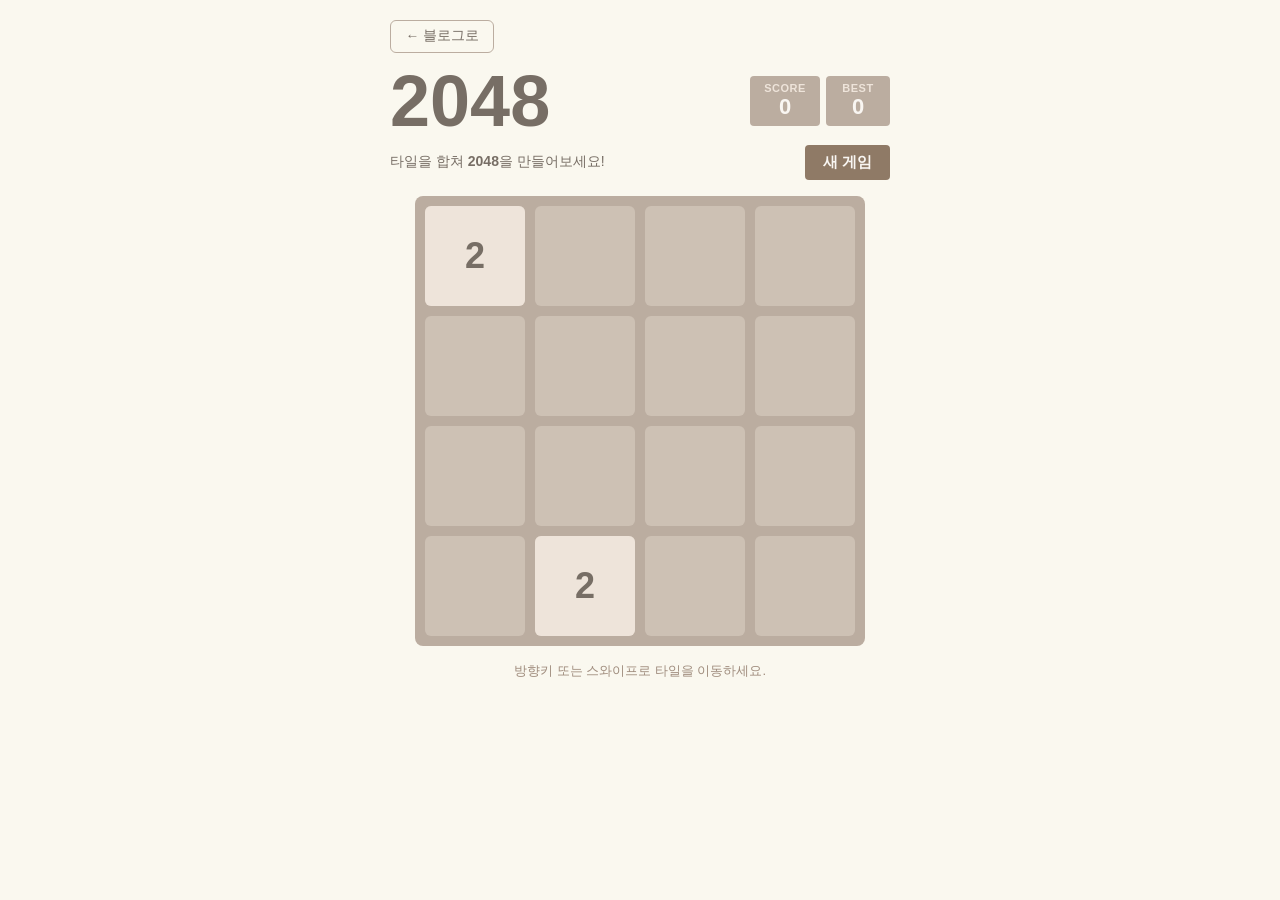
<file: apps/2048/index.html>
<!DOCTYPE html>
<html lang="ko">
<head>
  <meta charset="UTF-8" />
  <meta name="viewport" content="width=device-width, initial-scale=1.0" />
  <title>2048</title>
  <link rel="stylesheet" href="css/style.css" />
</head>
<body>
  <div class="container">
    <header class="header">
      <a href="../../index.html" class="btn-back">← 블로그로</a>
      <div class="title-row">
        <h1 class="game-title">2048</h1>
        <div class="scores">
          <div class="score-box">
            <div class="score-label">SCORE</div>
            <div class="score-value" id="score">0</div>
          </div>
          <div class="score-box">
            <div class="score-label">BEST</div>
            <div class="score-value" id="best">0</div>
          </div>
        </div>
      </div>
      <div class="header-bottom">
        <p class="subtitle">타일을 합쳐 <strong>2048</strong>을 만들어보세요!</p>
        <button class="btn-new" id="btn-new">새 게임</button>
      </div>
    </header>

    <main class="game-wrapper">
      <div class="grid-container" id="grid-container">
        <!-- 빈 셀 16개 -->
        <div class="grid-cell"></div>
        <div class="grid-cell"></div>
        <div class="grid-cell"></div>
        <div class="grid-cell"></div>
        <div class="grid-cell"></div>
        <div class="grid-cell"></div>
        <div class="grid-cell"></div>
        <div class="grid-cell"></div>
        <div class="grid-cell"></div>
        <div class="grid-cell"></div>
        <div class="grid-cell"></div>
        <div class="grid-cell"></div>
        <div class="grid-cell"></div>
        <div class="grid-cell"></div>
        <div class="grid-cell"></div>
        <div class="grid-cell"></div>

        <!-- 타일 레이어 -->
        <div class="tile-container" id="tile-container"></div>

        <!-- 게임 오버 오버레이 -->
        <div class="overlay" id="overlay-gameover">
          <div class="overlay-content">
            <p class="overlay-msg">Game Over!</p>
            <button class="btn-overlay" id="btn-retry">다시 시작</button>
          </div>
        </div>

        <!-- 승리 오버레이 -->
        <div class="overlay" id="overlay-win">
          <div class="overlay-content">
            <p class="overlay-msg">You Win!</p>
            <button class="btn-overlay" id="btn-continue">계속 플레이</button>
            <button class="btn-overlay btn-secondary" id="btn-new-win">새 게임</button>
          </div>
        </div>
      </div>
    </main>

    <footer class="footer">
      <p>방향키 또는 스와이프로 타일을 이동하세요.</p>
    </footer>
  </div>

  <script src="js/game.js"></script>
  <script src="js/render.js"></script>
  <script src="js/input.js"></script>
</body>
</html>
</file>
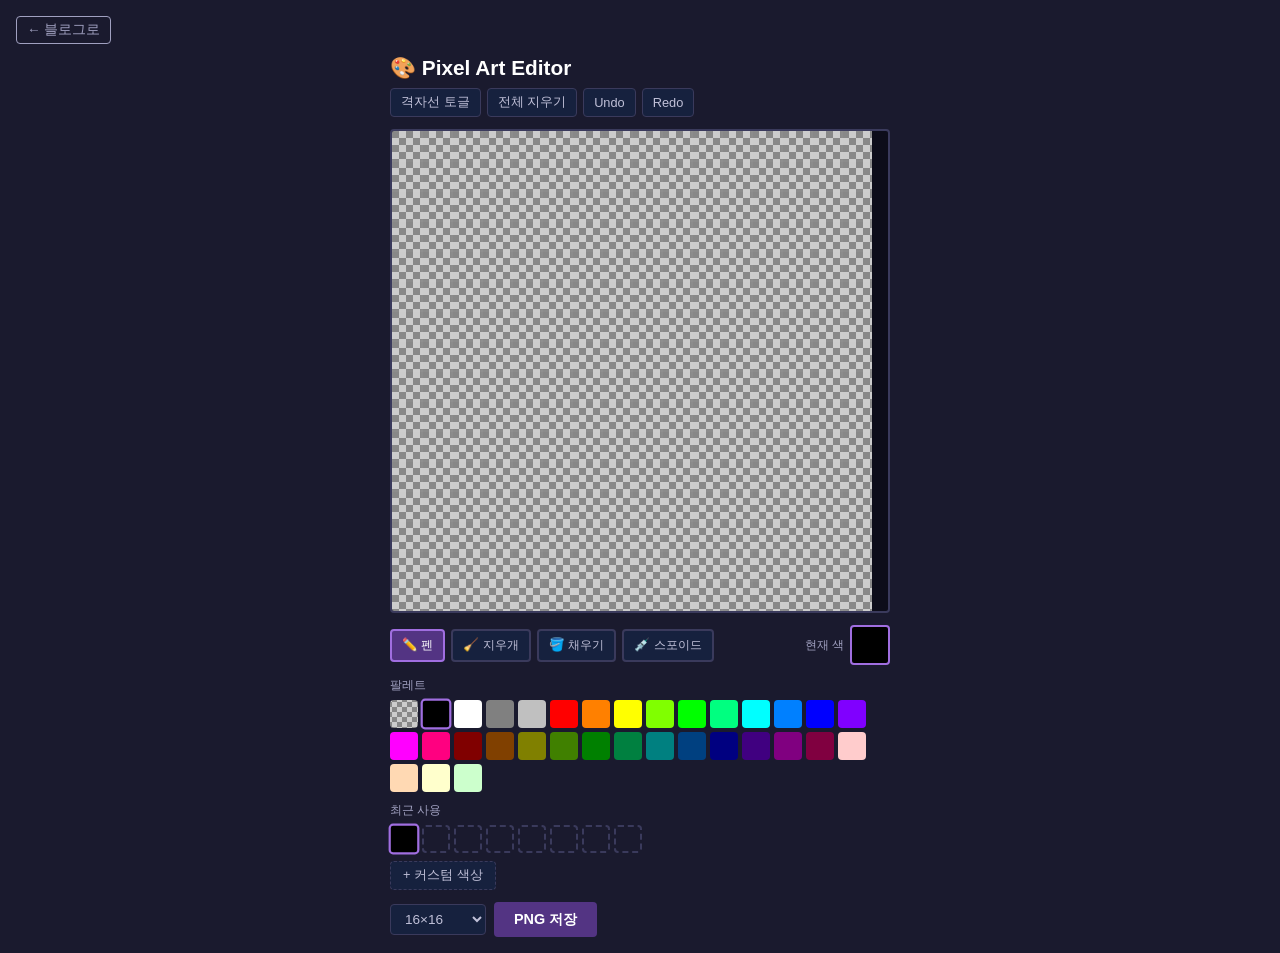
<file: apps/pixel-art/index.html>
<!DOCTYPE html>
<html lang="ko">
<head>
  <meta charset="UTF-8" />
  <meta name="viewport" content="width=device-width, initial-scale=1.0" />
  <title>Pixel Art Editor</title>
  <base href="/apps/pixel-art/" />
  <link rel="stylesheet" href="css/style.css" />
</head>
<body>
  <a class="back-link" href="../../index.html">← 블로그로</a>

  <div class="app-container">
    <header class="app-header">
      <h1>🎨 Pixel Art Editor</h1>
      <div class="header-controls">
        <button id="btn-toggle-grid" onclick="Canvas.toggleGrid()">격자선 토글</button>
        <button id="btn-clear" onclick="Canvas.clearAll()">전체 지우기</button>
        <button id="btn-undo" onclick="History.undo()">Undo</button>
        <button id="btn-redo" onclick="History.redo()">Redo</button>
      </div>
    </header>

    <div class="canvas-wrapper">
      <canvas id="canvas"></canvas>
      <canvas id="grid-canvas"></canvas>
    </div>

    <div class="toolbar">
      <div class="tool-buttons">
        <button class="tool-btn active" id="tool-pen" onclick="Tools.setTool('pen')" title="펜 (P)">✏️ 펜</button>
        <button class="tool-btn" id="tool-eraser" onclick="Tools.setTool('eraser')" title="지우개 (E)">🧹 지우개</button>
        <button class="tool-btn" id="tool-fill" onclick="Tools.setTool('fill')" title="채우기 (F)">🪣 채우기</button>
        <button class="tool-btn" id="tool-eyedropper" onclick="Tools.setTool('eyedropper')" title="스포이드 (I)">💉 스포이드</button>
      </div>
      <div class="current-color-wrap">
        <span class="current-color-label">현재 색</span>
        <div id="current-color-box" class="current-color-box"></div>
      </div>
    </div>

    <section class="palette-section">
      <div class="palette-title">팔레트</div>
      <div id="palette-grid" class="palette-grid"></div>

      <div class="palette-title recent-title">최근 사용</div>
      <div id="recent-colors" class="palette-grid recent-grid"></div>

      <div class="custom-color-wrap">
        <label for="custom-color-picker" class="custom-color-btn">+ 커스텀 색상</label>
        <input type="color" id="custom-color-picker" style="display:none" />
      </div>
    </section>

    <section class="export-section">
      <select id="export-size">
        <option value="16">16×16</option>
        <option value="64">64×64</option>
        <option value="128">128×128</option>
      </select>
      <button id="btn-export" onclick="Export.exportPNG(parseInt(document.getElementById('export-size').value))">
        PNG 저장
      </button>
    </section>
  </div>

  <script src="js/canvas.js"></script>
  <script src="js/palette.js"></script>
  <script src="js/history.js"></script>
  <script src="js/tools.js"></script>
  <script src="js/export.js"></script>
</body>
</html>
</file>
<file: apps/2048/css/style.css>
/* ===== 리셋 & 기본 ===== */
*, *::before, *::after {
  box-sizing: border-box;
  margin: 0;
  padding: 0;
}

:root {
  --cell-size: 100px;
  --gap: 10px;
  --border-radius: 6px;
  --grid-bg: #bbada0;
  --cell-bg: #cdc1b4;
  --page-bg: #faf8ef;
  --text-dark: #776e65;
  --text-light: #f9f6f2;
  --header-text: #776e65;
  --anim-duration: 200ms;
}

body {
  background-color: var(--page-bg);
  font-family: 'Clear Sans', 'Helvetica Neue', Arial, sans-serif;
  color: var(--text-dark);
  min-height: 100vh;
  display: flex;
  justify-content: center;
  align-items: flex-start;
  padding: 20px 10px 40px;
}

/* ===== 레이아웃 ===== */
.container {
  width: 100%;
  max-width: 500px;
}

/* ===== 뒤로가기 버튼 ===== */
.btn-back {
  display: inline-block;
  margin-bottom: 0.75rem;
  padding: 0.4rem 0.9rem;
  border: 1px solid #bbada0;
  border-radius: 6px;
  font-size: 0.85rem;
  color: #776e65;
  text-decoration: none;
  transition: background-color 0.15s ease, color 0.15s ease;
}

.btn-back:hover {
  background-color: #bbada0;
  color: #f9f6f2;
}

/* ===== 헤더 ===== */
.header {
  margin-bottom: 16px;
}

.title-row {
  display: flex;
  justify-content: space-between;
  align-items: center;
  margin-bottom: 8px;
}

.game-title {
  font-size: 72px;
  font-weight: 700;
  color: var(--text-dark);
  line-height: 1;
}

.scores {
  display: flex;
  gap: 6px;
}

.score-box {
  background: var(--grid-bg);
  color: var(--text-light);
  border-radius: 4px;
  padding: 6px 14px;
  text-align: center;
  min-width: 64px;
}

.score-label {
  font-size: 11px;
  font-weight: 700;
  letter-spacing: 0.05em;
  color: #eee4da;
}

.score-value {
  font-size: 22px;
  font-weight: 700;
  line-height: 1.2;
}

.header-bottom {
  display: flex;
  justify-content: space-between;
  align-items: center;
}

.subtitle {
  font-size: 14px;
  color: var(--text-dark);
}

.btn-new {
  background: #8f7a66;
  color: var(--text-light);
  border: none;
  border-radius: 4px;
  padding: 8px 18px;
  font-size: 15px;
  font-weight: 700;
  cursor: pointer;
  transition: background 0.15s;
}

.btn-new:hover {
  background: #7a6859;
}

/* ===== 게임 그리드 ===== */
.game-wrapper {
  position: relative;
}

.grid-container {
  position: relative;
  background: var(--grid-bg);
  border-radius: 8px;
  padding: var(--gap);
  display: grid;
  grid-template-columns: repeat(4, var(--cell-size));
  grid-template-rows: repeat(4, var(--cell-size));
  gap: var(--gap);
  /* 그리드가 tile-container와 overlay의 기준 */
  width: calc(4 * var(--cell-size) + 5 * var(--gap));
  margin: 0 auto;
}

.grid-cell {
  background: var(--cell-bg);
  border-radius: var(--border-radius);
  width: var(--cell-size);
  height: var(--cell-size);
}

/* ===== 타일 컨테이너 ===== */
.tile-container {
  position: absolute;
  top: var(--gap);
  left: var(--gap);
  right: var(--gap);
  bottom: var(--gap);
  /* pointer-events: none so clicks pass through to grid */
  pointer-events: none;
}

/* ===== 타일 공통 ===== */
.tile {
  position: absolute;
  width: var(--cell-size);
  height: var(--cell-size);
  border-radius: var(--border-radius);
  display: flex;
  justify-content: center;
  align-items: center;
  font-size: 36px;
  font-weight: 700;
  line-height: 1;
  transition: top var(--anim-duration) ease, left var(--anim-duration) ease;
  z-index: 10;
}

/* 글자 크기 조절 */
.tile[data-value="128"],
.tile[data-value="256"],
.tile[data-value="512"] {
  font-size: 28px;
}

.tile[data-value="1024"],
.tile[data-value="2048"] {
  font-size: 22px;
}

.tile.tile-super {
  font-size: 18px;
}

/* ===== 타일 색상 ===== */
.tile-2    { background: #eee4da; color: #776e65; }
.tile-4    { background: #ede0c8; color: #776e65; }
.tile-8    { background: #f2b179; color: #f9f6f2; }
.tile-16   { background: #f59563; color: #f9f6f2; }
.tile-32   { background: #f67c5f; color: #f9f6f2; }
.tile-64   { background: #f65e3b; color: #f9f6f2; }
.tile-128  { background: #edcf72; color: #f9f6f2; }
.tile-256  { background: #edcc61; color: #f9f6f2; }
.tile-512  { background: #edc850; color: #f9f6f2; }
.tile-1024 { background: #edc53f; color: #f9f6f2; }
.tile-2048 { background: #edc22e; color: #f9f6f2; box-shadow: 0 0 24px 8px rgba(237,194,46,0.55); }
.tile-super { background: #3c3a32; color: #f9f6f2; }

/* ===== 애니메이션 ===== */
@keyframes appear {
  0%   { transform: scale(0); opacity: 0; }
  100% { transform: scale(1); opacity: 1; }
}

@keyframes pop {
  0%   { transform: scale(1); }
  50%  { transform: scale(1.2); }
  100% { transform: scale(1); }
}

.tile-new {
  animation: appear var(--anim-duration) ease forwards;
}

.tile-merged {
  animation: pop var(--anim-duration) ease forwards;
  z-index: 20;
}

/* ===== 오버레이 ===== */
.overlay {
  display: none;
  position: absolute;
  inset: 0;
  border-radius: 8px;
  background: rgba(238, 228, 218, 0.73);
  z-index: 100;
  justify-content: center;
  align-items: center;
}

.overlay.active {
  display: flex;
}

.overlay-content {
  text-align: center;
  display: flex;
  flex-direction: column;
  align-items: center;
  gap: 12px;
}

.overlay-msg {
  font-size: 52px;
  font-weight: 700;
  color: var(--text-dark);
}

.btn-overlay {
  background: #8f7a66;
  color: var(--text-light);
  border: none;
  border-radius: 4px;
  padding: 10px 24px;
  font-size: 16px;
  font-weight: 700;
  cursor: pointer;
  transition: background 0.15s;
  min-width: 120px;
}

.btn-overlay:hover {
  background: #7a6859;
}

.btn-secondary {
  background: #bbada0;
}

.btn-secondary:hover {
  background: #a89990;
}

/* ===== 푸터 ===== */
.footer {
  margin-top: 16px;
  text-align: center;
  font-size: 13px;
  color: #9f8c7d;
}

/* ===== 반응형 (480px 이하) ===== */
@media (max-width: 480px) {
  :root {
    --cell-size: calc((100vw - 60px) / 4);
    --gap: 8px;
  }

  .game-title {
    font-size: 48px;
  }

  .tile {
    font-size: 24px;
  }

  .tile[data-value="128"],
  .tile[data-value="256"],
  .tile[data-value="512"] {
    font-size: 20px;
  }

  .tile[data-value="1024"],
  .tile[data-value="2048"] {
    font-size: 16px;
  }

  .tile.tile-super {
    font-size: 13px;
  }

  .overlay-msg {
    font-size: 36px;
  }
}
</file>
<file: apps/pixel-art/css/style.css>
* {
  box-sizing: border-box;
  margin: 0;
  padding: 0;
}

body {
  background: #1a1a2e;
  color: #e0e0e0;
  font-family: -apple-system, BlinkMacSystemFont, 'Segoe UI', sans-serif;
  min-height: 100vh;
  padding: 16px;
}

.back-link {
  display: inline-block;
  color: #a0a0c0;
  text-decoration: none;
  border: 1px solid #a0a0c0;
  padding: 4px 10px;
  border-radius: 4px;
  font-size: 0.85rem;
  margin-bottom: 12px;
  transition: color 0.2s, border-color 0.2s;
}

.back-link:hover {
  color: #ffffff;
  border-color: #ffffff;
}

.app-container {
  max-width: 500px;
  margin: 0 auto;
}

/* Header */
.app-header {
  display: flex;
  flex-direction: column;
  gap: 8px;
  margin-bottom: 12px;
}

.app-header h1 {
  font-size: 1.3rem;
  color: #ffffff;
}

.header-controls {
  display: flex;
  gap: 6px;
  flex-wrap: wrap;
}

.header-controls button {
  background: #16213e;
  color: #c0c0d8;
  border: 1px solid #3a3a5c;
  padding: 5px 10px;
  border-radius: 4px;
  cursor: pointer;
  font-size: 0.8rem;
  transition: background 0.15s, color 0.15s;
}

.header-controls button:hover {
  background: #0f3460;
  color: #ffffff;
}

#btn-toggle-grid.active {
  background: #0f3460;
  color: #ffffff;
}

/* Canvas wrapper */
.canvas-wrapper {
  position: relative;
  width: 100%;
  margin-bottom: 12px;
  line-height: 0;
  border: 2px solid #3a3a5c;
  border-radius: 4px;
  overflow: hidden;
  background: #0d0d1a;
}

#canvas,
#grid-canvas {
  display: block;
  width: 100%;
  height: auto;
  image-rendering: pixelated;
  image-rendering: crisp-edges;
}

#grid-canvas {
  position: absolute;
  top: 0;
  left: 0;
  pointer-events: none;
}

/* Toolbar */
.toolbar {
  display: flex;
  align-items: center;
  gap: 10px;
  margin-bottom: 12px;
  flex-wrap: wrap;
}

.tool-buttons {
  display: flex;
  gap: 6px;
  flex-wrap: wrap;
}

.tool-btn {
  background: #16213e;
  color: #c0c0d8;
  border: 2px solid #3a3a5c;
  padding: 6px 10px;
  border-radius: 4px;
  cursor: pointer;
  font-size: 0.78rem;
  transition: background 0.15s, border-color 0.15s, color 0.15s;
}

.tool-btn:hover {
  background: #0f3460;
  color: #ffffff;
}

.tool-btn.active {
  background: #533483;
  border-color: #a06ee0;
  color: #ffffff;
}

.current-color-wrap {
  display: flex;
  align-items: center;
  gap: 6px;
  margin-left: auto;
}

.current-color-label {
  font-size: 0.78rem;
  color: #a0a0c0;
}

.current-color-box {
  width: 40px;
  height: 40px;
  border-radius: 4px;
  border: 2px solid #a06ee0;
  background: #000000;
  cursor: pointer;
}

/* Palette */
.palette-section {
  margin-bottom: 12px;
}

.palette-title {
  font-size: 0.78rem;
  color: #a0a0c0;
  margin-bottom: 6px;
}

.recent-title {
  margin-top: 10px;
}

.palette-grid {
  display: flex;
  flex-wrap: wrap;
  gap: 4px;
}

.palette-cell {
  width: 28px;
  height: 28px;
  border-radius: 4px;
  cursor: pointer;
  border: 2px solid transparent;
  transition: border-color 0.15s, transform 0.1s;
  flex-shrink: 0;
}

.palette-cell:hover {
  border-color: #ffffff;
  transform: scale(1.1);
}

.palette-cell.selected {
  border-color: #a06ee0;
  transform: scale(1.1);
}

/* Transparent cell: checkerboard pattern */
.palette-cell.transparent {
  background-image:
    linear-gradient(45deg, #888 25%, transparent 25%),
    linear-gradient(-45deg, #888 25%, transparent 25%),
    linear-gradient(45deg, transparent 75%, #888 75%),
    linear-gradient(-45deg, transparent 75%, #888 75%);
  background-size: 10px 10px;
  background-position: 0 0, 0 5px, 5px -5px, -5px 0px;
  background-color: #ccc;
}

.recent-grid .palette-cell {
  width: 28px;
  height: 28px;
}

/* Custom color */
.custom-color-wrap {
  margin-top: 8px;
}

.custom-color-btn {
  display: inline-block;
  background: #16213e;
  color: #c0c0d8;
  border: 1px dashed #3a3a5c;
  padding: 5px 12px;
  border-radius: 4px;
  cursor: pointer;
  font-size: 0.8rem;
  transition: background 0.15s, color 0.15s;
}

.custom-color-btn:hover {
  background: #0f3460;
  color: #ffffff;
}

/* Export */
.export-section {
  display: flex;
  gap: 8px;
  align-items: center;
}

.export-section select {
  background: #16213e;
  color: #c0c0d8;
  border: 1px solid #3a3a5c;
  padding: 6px 10px;
  border-radius: 4px;
  font-size: 0.85rem;
  cursor: pointer;
}

#btn-export {
  background: #533483;
  color: #ffffff;
  border: none;
  padding: 8px 20px;
  border-radius: 4px;
  cursor: pointer;
  font-size: 0.9rem;
  font-weight: bold;
  transition: background 0.15s;
}

#btn-export:hover {
  background: #6a44a0;
}
</file>
